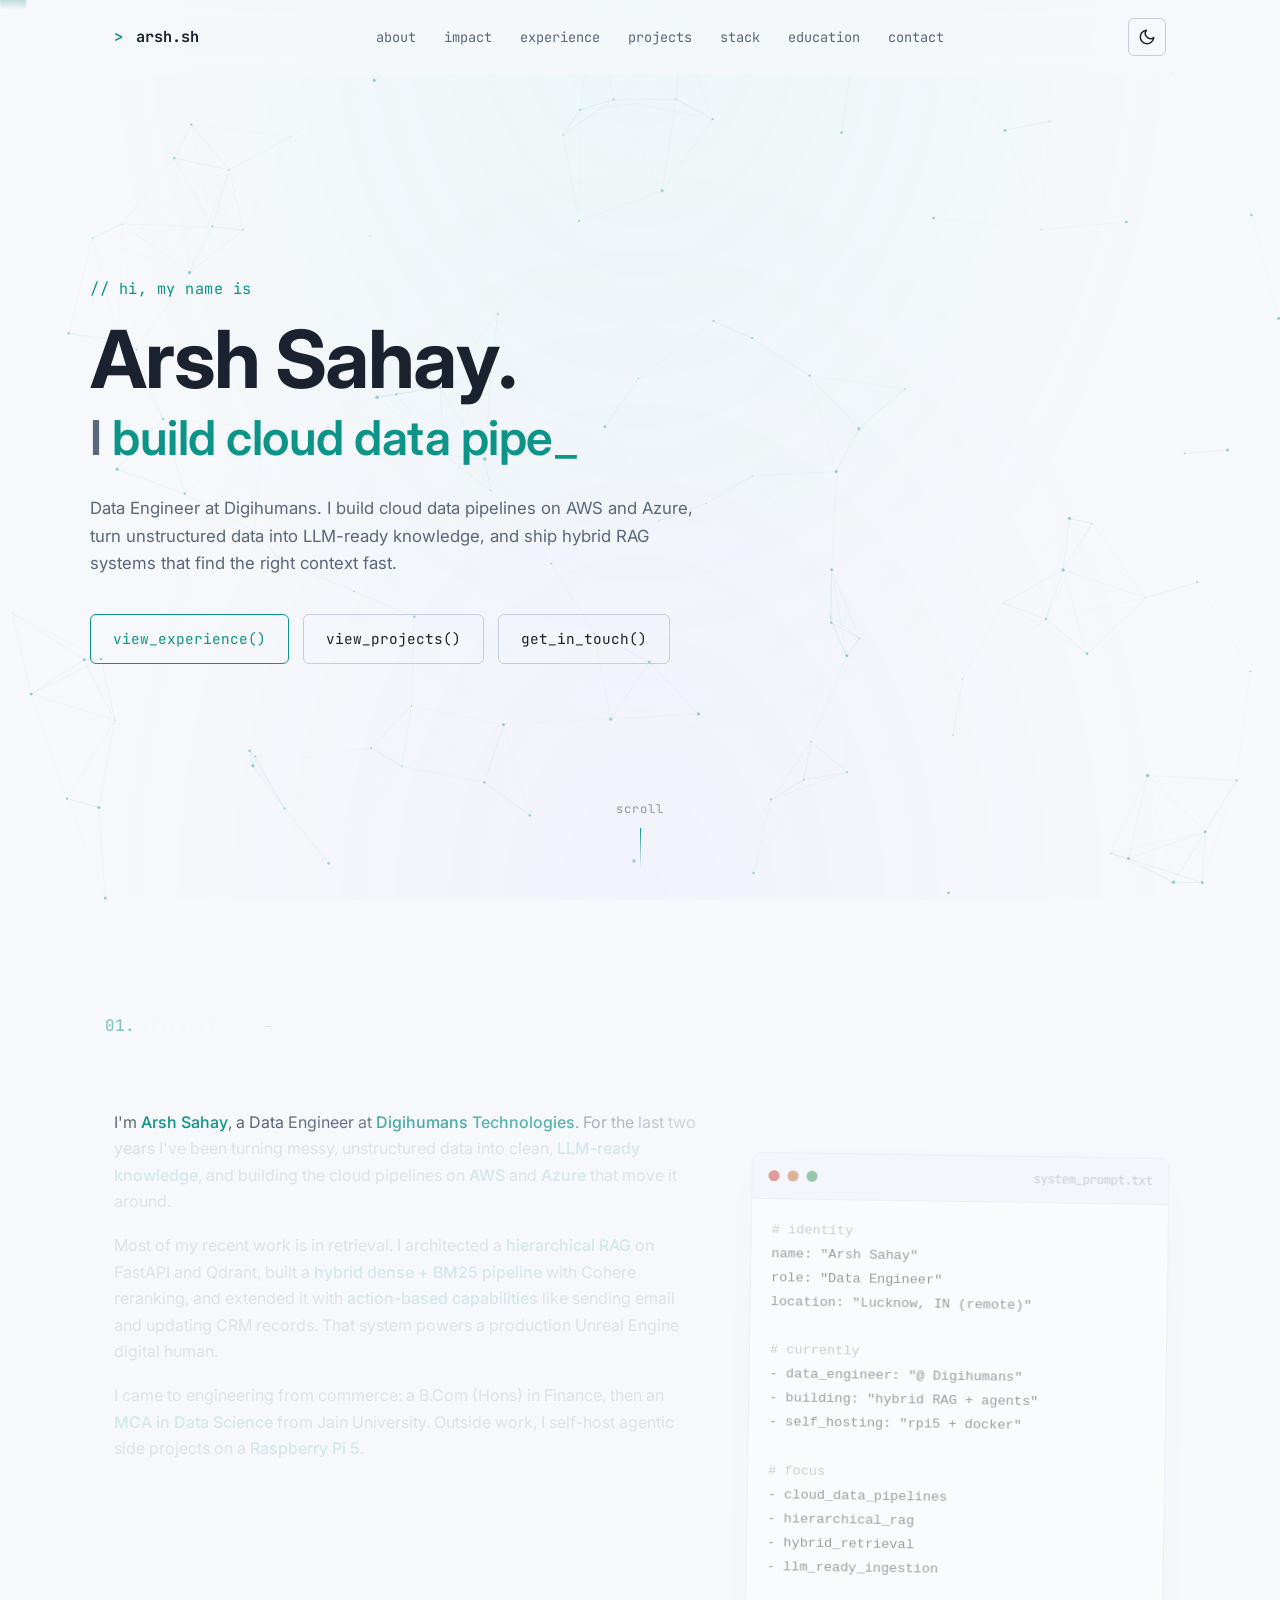
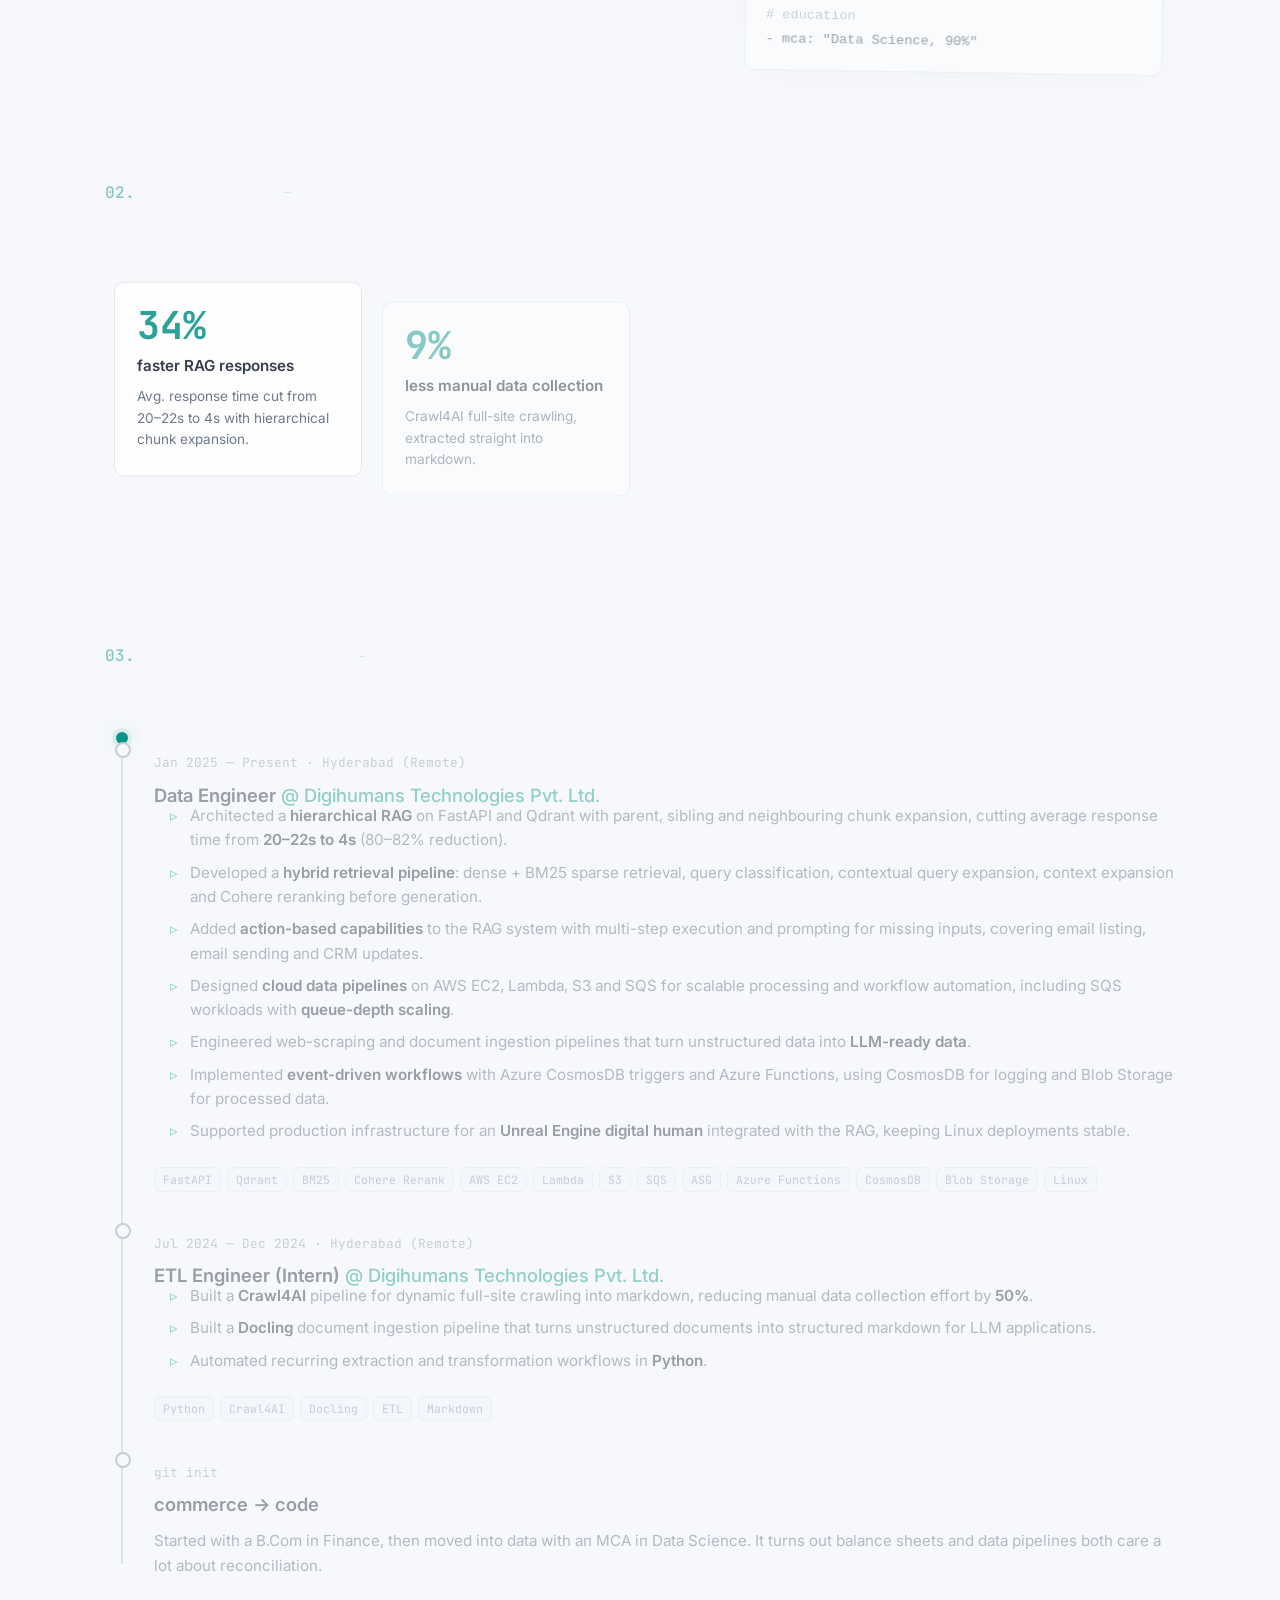
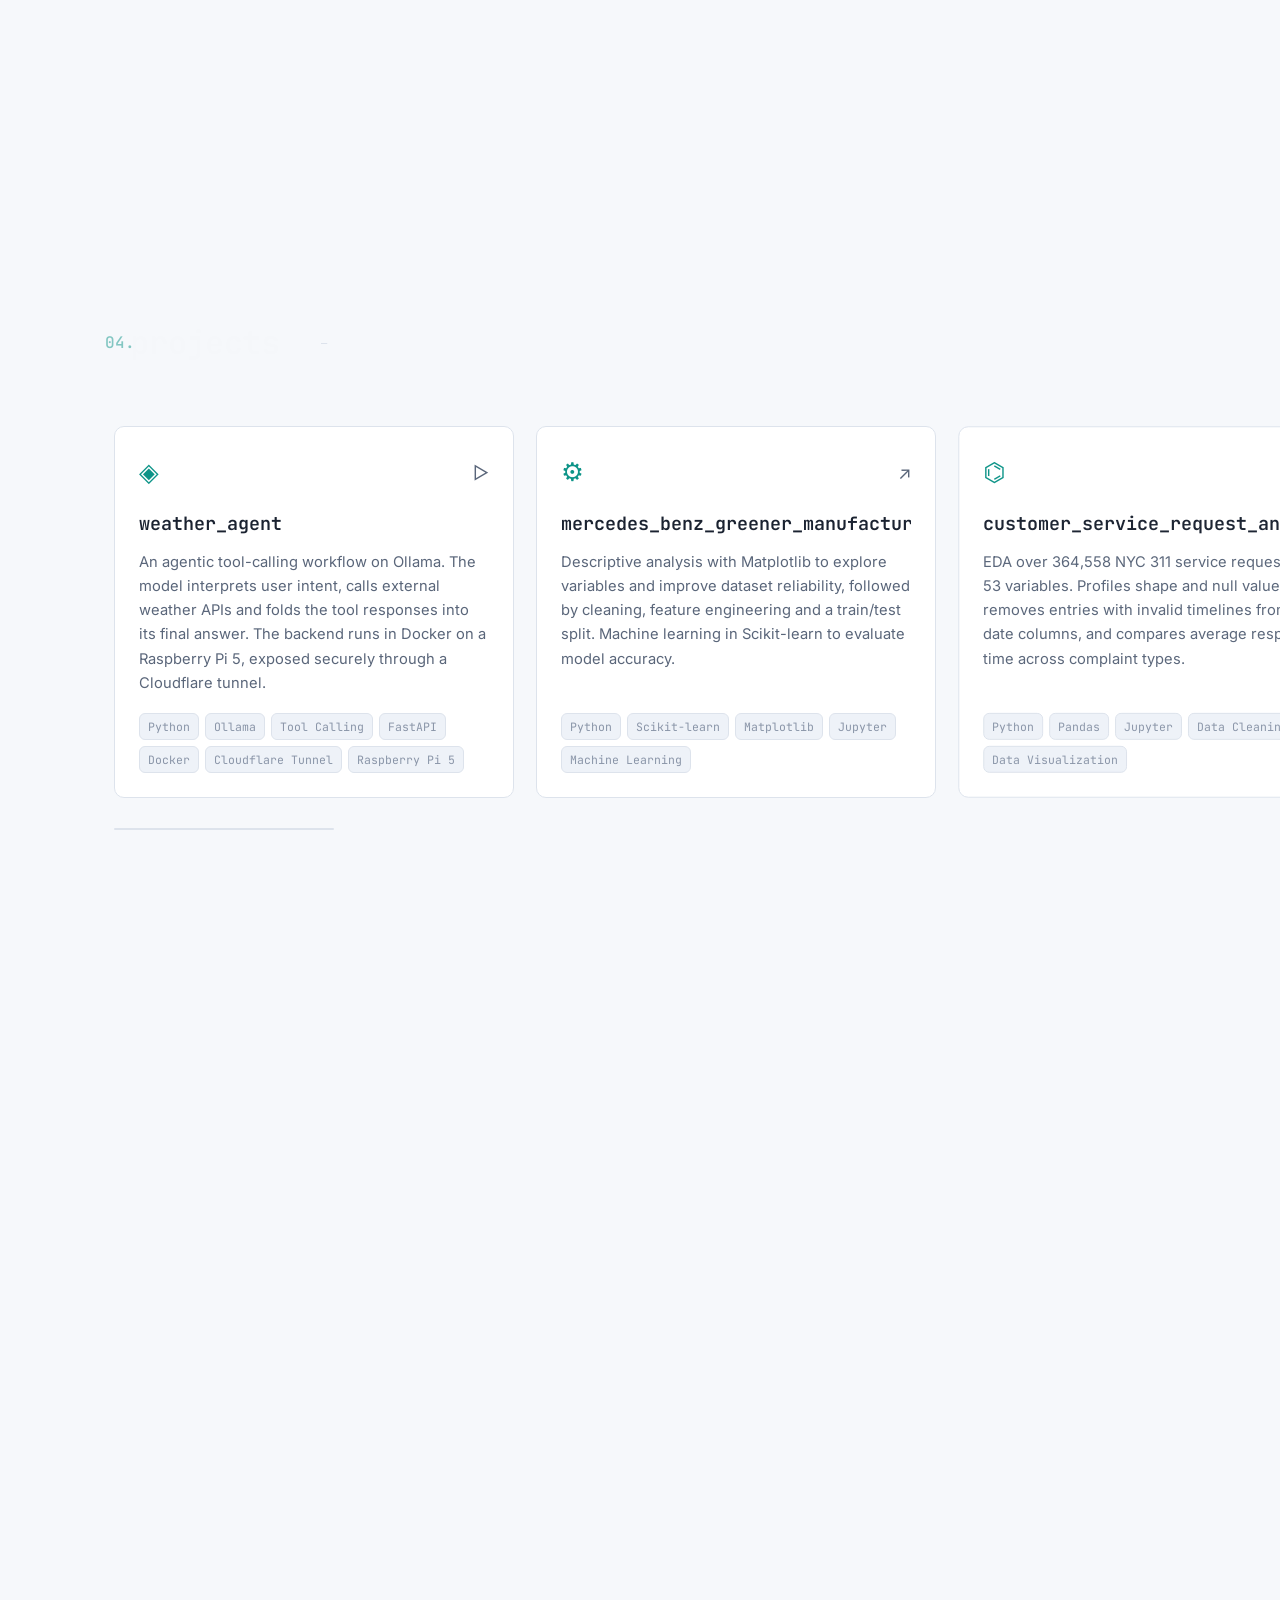
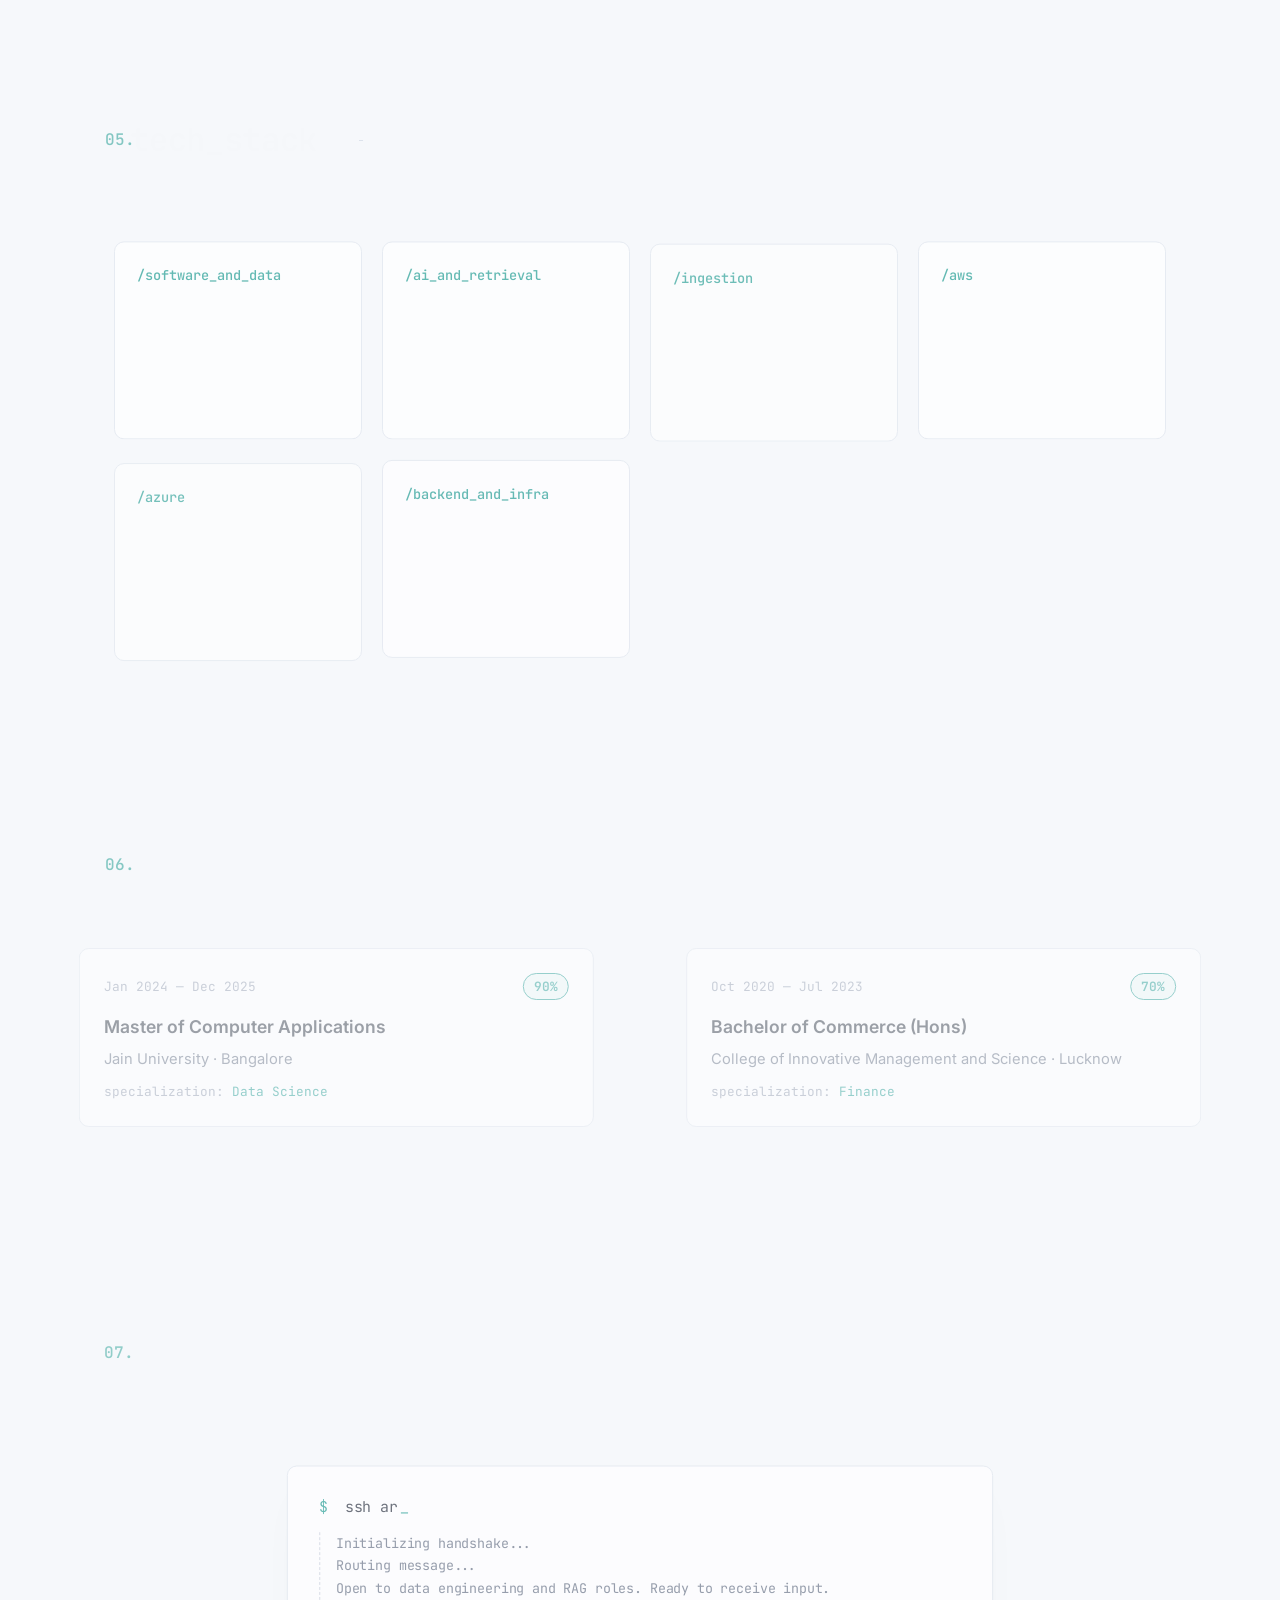
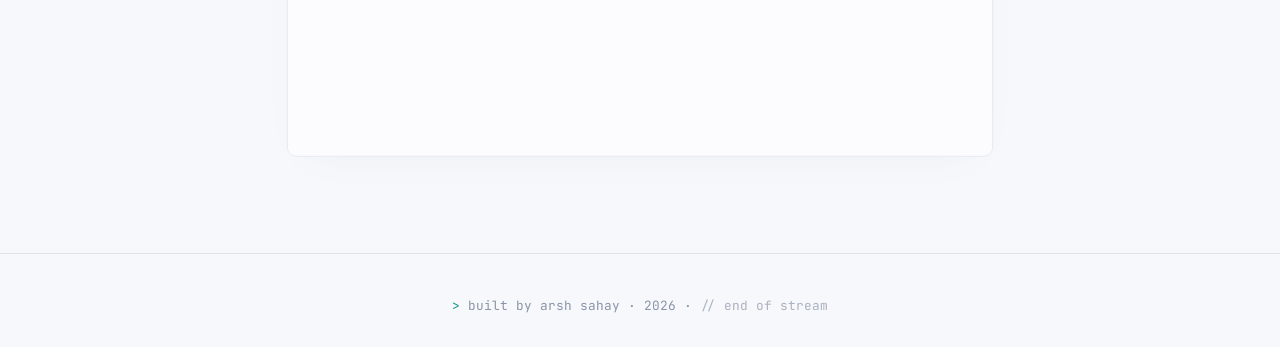
<file: index.html>
<!DOCTYPE html>
<html lang="en">
<head>
  <meta charset="UTF-8" />
  <meta name="viewport" content="width=device-width, initial-scale=1.0" />
  <meta name="description" content="Arsh Sahay, Data Engineer. Cloud data pipelines on AWS and Azure, hierarchical and hybrid RAG systems with FastAPI and Qdrant, and LLM-ready ingestion pipelines." />
  <meta property="og:title" content="Arsh Sahay // Data Engineer" />
  <meta property="og:description" content="Cloud data pipelines, hybrid RAG and LLM-ready ingestion. Data Engineer @ Digihumans." />
  <meta property="og:url" content="https://arshsahay.in/" />
  <meta property="og:type" content="website" />
  <link rel="canonical" href="https://arshsahay.in/" />
  <title>Arsh Sahay // Data Engineer</title>
  <link rel="preconnect" href="https://fonts.googleapis.com" />
  <link rel="preconnect" href="https://fonts.gstatic.com" crossorigin />
  <link href="https://fonts.googleapis.com/css2?family=Inter:wght@300;400;500;600;700&family=JetBrains+Mono:wght@400;500;700&display=swap" rel="stylesheet" />
  <link rel="stylesheet" href="vendor/lenis.css" />
  <link rel="stylesheet" href="styles.css" />
  <script>
    /* Runs before first paint: apply saved theme (no flash) and hold the hero
       hidden until motion.js plays the intro. Failsafe releases it after 2.5s. */
    (function () {
      var d = document.documentElement;
      try {
        var t = localStorage.getItem("arsh-portfolio-theme");
        if (t !== "light" && t !== "dark") {
          t = window.matchMedia("(prefers-color-scheme: light)").matches ? "light" : "dark";
        }
        d.setAttribute("data-theme", t);
      } catch (e) {}
      if (!window.matchMedia("(prefers-reduced-motion: reduce)").matches) {
        d.classList.add("motion-pending");
        setTimeout(function () { d.classList.remove("motion-pending"); }, 2500);
      }
    })();
  </script>
</head>
<body>
  <!-- Animated background -->
  <canvas id="bg-canvas" aria-hidden="true"></canvas>

  <!-- Navigation -->
  <header class="nav">
    <div class="nav__inner">
      <a href="#home" class="nav__logo">
        <span class="nav__prompt">&gt;</span> arsh.sh
      </a>
      <button class="theme-toggle" id="themeToggle" aria-label="Toggle theme" title="Toggle light / dark">
        <svg class="theme-toggle__icon theme-toggle__icon--sun" viewBox="0 0 24 24" fill="none" stroke="currentColor" stroke-width="2" stroke-linecap="round" stroke-linejoin="round" aria-hidden="true">
          <circle cx="12" cy="12" r="4"/>
          <path d="M12 2v2M12 20v2M4.93 4.93l1.41 1.41M17.66 17.66l1.41 1.41M2 12h2M20 12h2M4.93 19.07l1.41-1.41M17.66 6.34l1.41-1.41"/>
        </svg>
        <svg class="theme-toggle__icon theme-toggle__icon--moon" viewBox="0 0 24 24" fill="none" stroke="currentColor" stroke-width="2" stroke-linecap="round" stroke-linejoin="round" aria-hidden="true">
          <path d="M21 12.79A9 9 0 1 1 11.21 3 7 7 0 0 0 21 12.79z"/>
        </svg>
      </button>
      <button class="nav__toggle" id="navToggle" aria-label="Toggle menu" aria-expanded="false" aria-controls="navLinks">
        <span></span><span></span><span></span>
      </button>
      <nav class="nav__links" id="navLinks" aria-label="Primary">
        <a href="#about">about</a>
        <a href="#impact">impact</a>
        <a href="#experience">experience</a>
        <a href="#projects">projects</a>
        <a href="#skills">stack</a>
        <a href="#education">education</a>
        <a href="#contact">contact</a>
      </nav>
    </div>
  </header>

  <main>
    <!-- Hero -->
    <section id="home" class="hero">
      <div class="hero__inner">
        <p class="hero__greeting">// hi, my name is</p>
        <h1 class="hero__name">Arsh Sahay.</h1>
        <h2 class="hero__role">
          I <span class="typed" id="typed">build cloud data pipelines.</span><span class="cursor" aria-hidden="true">_</span>
        </h2>
        <p class="hero__tagline">
          Data Engineer at Digihumans. I build cloud data pipelines on AWS and Azure, turn unstructured data into LLM-ready knowledge, and ship hybrid RAG systems that find the right context fast.
        </p>
        <div class="hero__cta">
          <a href="#experience" class="btn btn--primary">view_experience()</a>
          <a href="#projects" class="btn btn--ghost">view_projects()</a>
          <a href="#contact" class="btn btn--ghost">get_in_touch()</a>
        </div>
      </div>
      <div class="hero__scroll" aria-hidden="true">
        <span>scroll</span>
        <div class="hero__scroll-line"></div>
      </div>
    </section>

    <!-- About -->
    <section id="about" class="section">
      <div class="section__head">
        <span class="section__num">01.</span>
        <h2 class="section__title">about</h2>
        <span class="section__line"></span>
      </div>
      <div class="about__grid">
        <div class="about__text">
          <p>
            I'm <span class="hl">Arsh Sahay</span>, a Data Engineer at <span class="hl">Digihumans Technologies</span>. For the last two years I've been turning messy, unstructured data into clean, <span class="hl">LLM-ready knowledge</span>, and building the cloud pipelines on <span class="hl">AWS</span> and <span class="hl">Azure</span> that move it around.
          </p>
          <p>
            Most of my recent work is in retrieval. I architected a <span class="hl">hierarchical RAG</span> on FastAPI and Qdrant, built a <span class="hl">hybrid dense + BM25 pipeline</span> with Cohere reranking, and extended it with <span class="hl">action-based capabilities</span> like sending email and updating CRM records. That system powers a production Unreal Engine digital human.
          </p>
          <p>
            I came to engineering from commerce: a B.Com (Hons) in Finance, then an <span class="hl">MCA in Data Science</span> from Jain University. Outside work, I self-host agentic side projects on a <span class="hl">Raspberry Pi 5</span>.
          </p>
        </div>
        <div class="about__card">
          <div class="about__card-head">
            <span class="dot dot--red"></span>
            <span class="dot dot--yellow"></span>
            <span class="dot dot--green"></span>
            <span class="about__card-title">system_prompt.txt</span>
          </div>
          <pre class="about__card-body"><code><span class="c-muted"># identity</span>
name: "Arsh Sahay"
role: "Data Engineer"
location: "Lucknow, IN (remote)"

<span class="c-muted"># currently</span>
- data_engineer: "@ Digihumans"
- building: "hybrid RAG + agents"
- self_hosting: "rpi5 + docker"

<span class="c-muted"># focus</span>
- cloud_data_pipelines
- hierarchical_rag
- hybrid_retrieval
- llm_ready_ingestion

<span class="c-muted"># education</span>
- mca: "Data Science, 90%"</code></pre>
        </div>
      </div>
    </section>

    <!-- Impact -->
    <section id="impact" class="section section--impact">
      <div class="section__head">
        <span class="section__num">02.</span>
        <h2 class="section__title">impact</h2>
        <span class="section__line"></span>
      </div>
      <div class="impact__grid">
        <div class="metric">
          <div class="metric__value"><span data-count="80">80</span>%</div>
          <div class="metric__label">faster RAG responses</div>
          <p class="metric__sub">Avg. response time cut from 20–22s to 4s with hierarchical chunk expansion.</p>
        </div>
        <div class="metric">
          <div class="metric__value"><span data-count="50">50</span>%</div>
          <div class="metric__label">less manual data collection</div>
          <p class="metric__sub">Crawl4AI full-site crawling, extracted straight into markdown.</p>
        </div>
        <div class="metric">
          <div class="metric__value"><span data-count="2">2</span>+ yrs</div>
          <div class="metric__label">production data engineering</div>
          <p class="metric__sub">ETL intern to Data Engineer at Digihumans, fully remote.</p>
        </div>
        <div class="metric">
          <div class="metric__value"><span data-count="364">364</span>K+</div>
          <div class="metric__label">records analysed</div>
          <p class="metric__sub">NYC 311 service requests across 53 variables.</p>
        </div>
      </div>
    </section>

    <!-- Experience -->
    <section id="experience" class="section">
      <div class="section__head">
        <span class="section__num">03.</span>
        <h2 class="section__title">experience</h2>
        <span class="section__line"></span>
      </div>
      <ol class="pipeline">
        <li class="pipeline__job">
          <div class="pipeline__node">
            <span class="pipeline__dot"></span>
            <div class="pipeline__year">Jan 2025 — Present · Hyderabad (Remote)</div>
            <h3 class="pipeline__title">Data Engineer <span class="pipeline__at">@ Digihumans Technologies Pvt. Ltd.</span></h3>
            <ul class="pipeline__points">
              <li>Architected a <strong>hierarchical RAG</strong> on FastAPI and Qdrant with parent, sibling and neighbouring chunk expansion, cutting average response time from <strong>20–22s to 4s</strong> (80–82% reduction).</li>
              <li>Developed a <strong>hybrid retrieval pipeline</strong>: dense + BM25 sparse retrieval, query classification, contextual query expansion, context expansion and Cohere reranking before generation.</li>
              <li>Added <strong>action-based capabilities</strong> to the RAG system with multi-step execution and prompting for missing inputs, covering email listing, email sending and CRM updates.</li>
              <li>Designed <strong>cloud data pipelines</strong> on AWS EC2, Lambda, S3 and SQS for scalable processing and workflow automation, including SQS workloads with <strong>queue-depth scaling</strong>.</li>
              <li>Engineered web-scraping and document ingestion pipelines that turn unstructured data into <strong>LLM-ready data</strong>.</li>
              <li>Implemented <strong>event-driven workflows</strong> with Azure CosmosDB triggers and Azure Functions, using CosmosDB for logging and Blob Storage for processed data.</li>
              <li>Supported production infrastructure for an <strong>Unreal Engine digital human</strong> integrated with the RAG, keeping Linux deployments stable.</li>
            </ul>
            <ul class="pipeline__tags">
              <li>FastAPI</li><li>Qdrant</li><li>BM25</li><li>Cohere Rerank</li><li>AWS EC2</li><li>Lambda</li><li>S3</li><li>SQS</li><li>ASG</li><li>Azure Functions</li><li>CosmosDB</li><li>Blob Storage</li><li>Linux</li>
            </ul>
          </div>
        </li>
        <li class="pipeline__job">
          <div class="pipeline__node">
            <span class="pipeline__dot"></span>
            <div class="pipeline__year">Jul 2024 — Dec 2024 · Hyderabad (Remote)</div>
            <h3 class="pipeline__title">ETL Engineer (Intern) <span class="pipeline__at">@ Digihumans Technologies Pvt. Ltd.</span></h3>
            <ul class="pipeline__points">
              <li>Built a <strong>Crawl4AI</strong> pipeline for dynamic full-site crawling into markdown, reducing manual data collection effort by <strong>50%</strong>.</li>
              <li>Built a <strong>Docling</strong> document ingestion pipeline that turns unstructured documents into structured markdown for LLM applications.</li>
              <li>Automated recurring extraction and transformation workflows in <strong>Python</strong>.</li>
            </ul>
            <ul class="pipeline__tags">
              <li>Python</li><li>Crawl4AI</li><li>Docling</li><li>ETL</li><li>Markdown</li>
            </ul>
          </div>
        </li>
        <li class="pipeline__job">
          <div class="pipeline__node">
            <span class="pipeline__dot pipeline__dot--start"></span>
            <div class="pipeline__year">git init</div>
            <h3 class="pipeline__title">commerce &rarr; code</h3>
            <p class="pipeline__desc">
              Started with a B.Com in Finance, then moved into data with an MCA in Data Science. It turns out balance sheets and data pipelines both care a lot about reconciliation.
            </p>
          </div>
        </li>
      </ol>
    </section>

    <!-- Projects -->
    <section id="projects" class="section">
      <div class="section__head">
        <span class="section__num">04.</span>
        <h2 class="section__title">projects</h2>
        <span class="section__line"></span>
      </div>
      <div class="projects__grid">
        <article class="project">
          <div class="project__head">
            <span class="project__icon" aria-hidden="true">◈</span>
            <div class="project__links">
              <a href="https://project.arshsahay.in/weather-agent" target="_blank" rel="noopener" aria-label="Weather Agent live demo">▷</a>
            </div>
          </div>
          <h3 class="project__title">weather_agent</h3>
          <p class="project__desc">
            An agentic tool-calling workflow on Ollama. The model interprets user intent, calls external weather APIs and folds the tool responses into its final answer. The backend runs in Docker on a Raspberry Pi 5, exposed securely through a Cloudflare tunnel.
          </p>
          <ul class="project__tags">
            <li>Python</li><li>Ollama</li><li>Tool Calling</li><li>FastAPI</li><li>Docker</li><li>Cloudflare Tunnel</li><li>Raspberry Pi 5</li>
          </ul>
        </article>

        <article class="project">
          <div class="project__head">
            <span class="project__icon" aria-hidden="true">⚙</span>
            <div class="project__links">
              <a href="https://github.com/ArshF1/Mercedes-Benz_greener_manufacturing" target="_blank" rel="noopener" aria-label="Mercedes-Benz Greener Manufacturing GitHub repo">↗</a>
            </div>
          </div>
          <h3 class="project__title">mercedes_benz_greener_manufacturing</h3>
          <p class="project__desc">
            Descriptive analysis with Matplotlib to explore variables and improve dataset reliability, followed by cleaning, feature engineering and a train/test split. Machine learning in Scikit-learn to evaluate model accuracy.
          </p>
          <ul class="project__tags">
            <li>Python</li><li>Scikit-learn</li><li>Matplotlib</li><li>Jupyter</li><li>Machine Learning</li>
          </ul>
        </article>

        <article class="project">
          <div class="project__head">
            <span class="project__icon" aria-hidden="true">⌬</span>
            <div class="project__links">
              <a href="https://github.com/ArshF1/customer_service_request_analysis" target="_blank" rel="noopener" aria-label="Customer Service Request Analysis GitHub repo">↗</a>
            </div>
          </div>
          <h3 class="project__title">customer_service_request_analysis</h3>
          <p class="project__desc">
            EDA over 364,558 NYC 311 service requests and 53 variables. Profiles shape and null values, removes entries with invalid timelines from the date columns, and compares average response time across complaint types.
          </p>
          <ul class="project__tags">
            <li>Python</li><li>Pandas</li><li>Jupyter</li><li>Data Cleaning</li><li>Data Visualization</li>
          </ul>
        </article>

        <article class="project project--self">
          <div class="project__head">
            <span class="project__icon" aria-hidden="true">◉</span>
            <div class="project__links">
              <span class="project__badge" title="Self-hosted, running 24/7">24/7</span>
            </div>
          </div>
          <h3 class="project__title">smart_home_assistant</h3>
          <p class="project__desc">
            An open-source LLM with custom tool calling that interprets natural-language commands and controls smart lights through Home Assistant. Fully self-hosted for privacy. Roadmap: fine-tuning, voice input and room-level context.
          </p>
          <ul class="project__tags">
            <li>LLM</li><li>Tool Calling</li><li>Home Assistant</li><li>Docker</li><li>Raspberry Pi 5</li>
          </ul>
        </article>
      </div>
    </section>

    <!-- Tech stack -->
    <section id="skills" class="section">
      <div class="section__head">
        <span class="section__num">05.</span>
        <h2 class="section__title">tech_stack</h2>
        <span class="section__line"></span>
      </div>
      <div class="stack__grid">
        <div class="stack__group">
          <h3 class="stack__group-title">/software_and_data</h3>
          <ul class="stack__list">
            <li>Python</li>
            <li>SQL</li>
            <li>ETL</li>
            <li>Web Scraping</li>
            <li>MongoDB</li>
            <li>Pandas</li>
          </ul>
        </div>
        <div class="stack__group">
          <h3 class="stack__group-title">/ai_and_retrieval</h3>
          <ul class="stack__list">
            <li>RAG</li>
            <li>Qdrant</li>
            <li>BM25</li>
            <li>Cohere Reranking</li>
            <li>Ollama</li>
            <li>Tool Calling</li>
          </ul>
        </div>
        <div class="stack__group">
          <h3 class="stack__group-title">/ingestion</h3>
          <ul class="stack__list">
            <li>Crawl4AI</li>
            <li>Docling</li>
            <li>Document Processing</li>
            <li>Markdown Pipelines</li>
          </ul>
        </div>
        <div class="stack__group">
          <h3 class="stack__group-title">/aws</h3>
          <ul class="stack__list">
            <li>EC2</li>
            <li>Lambda</li>
            <li>SQS</li>
            <li>S3</li>
            <li>ASG</li>
            <li>Bedrock</li>
          </ul>
        </div>
        <div class="stack__group">
          <h3 class="stack__group-title">/azure</h3>
          <ul class="stack__list">
            <li>CosmosDB</li>
            <li>Azure Functions</li>
            <li>Blob Storage</li>
          </ul>
        </div>
        <div class="stack__group">
          <h3 class="stack__group-title">/backend_and_infra</h3>
          <ul class="stack__list">
            <li>FastAPI</li>
            <li>Docker</li>
            <li>Linux</li>
            <li>Jenkins</li>
            <li>NGINX</li>
            <li>Cloudflare Tunnel</li>
          </ul>
        </div>
      </div>
    </section>

    <!-- Education -->
    <section id="education" class="section">
      <div class="section__head">
        <span class="section__num">06.</span>
        <h2 class="section__title">education</h2>
        <span class="section__line"></span>
      </div>
      <div class="edu__grid">
        <article class="edu">
          <div class="edu__top">
            <span class="edu__years">Jan 2024 — Dec 2025</span>
            <span class="edu__score" title="Score">90%</span>
          </div>
          <h3 class="edu__degree">Master of Computer Applications</h3>
          <p class="edu__school">Jain University · Bangalore</p>
          <p class="edu__focus">specialization: <span>Data Science</span></p>
        </article>
        <article class="edu">
          <div class="edu__top">
            <span class="edu__years">Oct 2020 — Jul 2023</span>
            <span class="edu__score" title="Score">70%</span>
          </div>
          <h3 class="edu__degree">Bachelor of Commerce (Hons)</h3>
          <p class="edu__school">College of Innovative Management and Science · Lucknow</p>
          <p class="edu__focus">specialization: <span>Finance</span></p>
        </article>
      </div>
    </section>

    <!-- Contact -->
    <section id="contact" class="section section--contact">
      <div class="section__head">
        <span class="section__num">07.</span>
        <h2 class="section__title">contact</h2>
        <span class="section__line"></span>
      </div>
      <div class="contact__terminal">
        <p class="contact__line">
          <span class="contact__prompt">$</span>
          <span class="typed-line" id="typedCmd"></span><span class="cursor" aria-hidden="true">_</span>
        </p>
        <p class="contact__output" id="contactOutput">
          Initializing handshake...<br />Routing message...<br />Open to data engineering and RAG roles. Ready to receive input.
        </p>
        <div class="contact__links">
          <a href="mailto:official@arshsahay.in" class="contact__link">
            <span class="contact__link-key">email</span>
            <span class="contact__link-val">official@arshsahay.in</span>
          </a>
          <a href="https://www.linkedin.com/in/arshsahay" target="_blank" rel="noopener" class="contact__link">
            <span class="contact__link-key">linkedin</span>
            <span class="contact__link-val">/in/arshsahay</span>
          </a>
          <a href="https://github.com/ArshF1" target="_blank" rel="noopener" class="contact__link">
            <span class="contact__link-key">github</span>
            <span class="contact__link-val">/ArshF1</span>
          </a>
          <a href="https://project.arshsahay.in/weather-agent" target="_blank" rel="noopener" class="contact__link">
            <span class="contact__link-key">weather_agent</span>
            <span class="contact__link-val">live demo</span>
          </a>
        </div>
      </div>
    </section>
  </main>

  <footer class="footer">
    <p>
      <span class="footer__prompt">&gt;</span> built by arsh sahay ·
      <span id="year"></span> ·
      <span class="footer__muted">// end of stream</span>
    </p>
  </footer>

  <!-- Vendored, version-pinned: Lenis 1.3.27 (MIT), GSAP 3.15.0 + ScrollTrigger (GSAP standard license) -->
  <script src="vendor/lenis.min.js"></script>
  <script src="vendor/gsap.min.js"></script>
  <script src="vendor/ScrollTrigger.min.js"></script>
  <script src="script.js"></script>
  <script src="motion.js"></script>
</body>
</html>
</file>
<file: vendor/lenis.css>
html.lenis,
html.lenis body {
  height: auto;
}

.lenis:not(.lenis-autoToggle).lenis-stopped {
  overflow: clip;
}

.lenis [data-lenis-prevent],
.lenis [data-lenis-prevent-wheel],
.lenis [data-lenis-prevent-touch],
.lenis [data-lenis-prevent-vertical],
.lenis [data-lenis-prevent-horizontal] {
  overscroll-behavior: contain;
}

.lenis.lenis-smooth iframe {
  pointer-events: none;
}

.lenis.lenis-autoToggle {
  transition-property: overflow;
  transition-duration: 1ms;
  transition-behavior: allow-discrete;
}
</file>
<file: styles.css>
/* =========================================================
   Arsh Sahay — Portfolio
   Theme: dark, terminal-inspired, data-pipeline aesthetic
   ========================================================= */

:root {
  /* defaults → dark theme */
  --bg: #0a0e14;
  --bg-elev: #0f141b;
  --bg-elev-2: #141a23;
  --border: #1e2733;
  --border-strong: #2a3543;

  --text: #cdd6f4;
  --text-muted: #7f8aa3;
  --text-dim: #525e75;

  --accent: #5eead4;     /* teal-cyan */
  --accent-2: #a7f3d0;   /* mint */
  --accent-glow: rgba(94, 234, 212, 0.25);
  --accent-soft: rgba(94, 234, 212, 0.08);

  --pink: #f0abfc;
  --yellow: #fde68a;
  --red: #fca5a5;
  --green: #86efac;
  --blue: #93c5fd;

  --nav-bg: rgba(10, 14, 20, 0.7);
  --nav-bg-scrolled: rgba(10, 14, 20, 0.85);
  --shadow: rgba(0, 0, 0, 0.6);
  --selection-fg: var(--bg);

  --font-sans: "Inter", system-ui, -apple-system, Segoe UI, sans-serif;
  --font-mono: "JetBrains Mono", "Fira Code", ui-monospace, SFMono-Regular, Menlo, monospace;

  --maxw: 1100px;
  --radius: 10px;
  --radius-sm: 6px;
  --tx: 0.25s cubic-bezier(0.4, 0, 0.2, 1);
}

/* Light theme overrides */
:root[data-theme="light"] {
  --bg: #f6f8fb;
  --bg-elev: #ffffff;
  --bg-elev-2: #eef2f8;
  --border: #dde3ec;
  --border-strong: #c5cdd9;

  --text: #1a2230;
  --text-muted: #5a667a;
  --text-dim: #8a95a8;

  --accent: #0d9488;     /* deeper teal for contrast on light */
  --accent-2: #0f766e;
  --accent-glow: rgba(13, 148, 136, 0.22);
  --accent-soft: rgba(13, 148, 136, 0.08);

  --pink: #c026d3;
  --yellow: #b45309;
  --red: #b91c1c;
  --green: #15803d;
  --blue: #1d4ed8;

  --nav-bg: rgba(246, 248, 251, 0.75);
  --nav-bg-scrolled: rgba(246, 248, 251, 0.92);
  --shadow: rgba(15, 23, 42, 0.08);
  --selection-fg: #ffffff;
}

/* ---------- Reset / Base ---------- */
*, *::before, *::after { box-sizing: border-box; }
html { scroll-behavior: smooth; }
html, body { margin: 0; padding: 0; }
body {
  background: var(--bg);
  color: var(--text);
  font-family: var(--font-sans);
  font-size: 16px;
  line-height: 1.65;
  -webkit-font-smoothing: antialiased;
  overflow-x: hidden;
}
/* Clip the project film strip at the content wrapper. Unlike body overflow
   (which propagates to the viewport and stays programmatically scrollable),
   clip on <main> means focus or scripts can't shove the page sideways. */
main { overflow-x: clip; }
a { color: var(--accent); text-decoration: none; transition: color var(--tx); }
a:hover { color: var(--accent-2); }
ul { list-style: none; padding: 0; margin: 0; }
button { font-family: inherit; cursor: pointer; }

::selection { background: var(--accent); color: var(--selection-fg); }

/* ---------- Theme toggle ---------- */
.theme-toggle {
  position: relative;
  width: 38px;
  height: 38px;
  border-radius: var(--radius-sm);
  background: transparent;
  border: 1px solid var(--border-strong);
  color: var(--text);
  display: inline-flex;
  align-items: center;
  justify-content: center;
  transition: color var(--tx), background-color var(--tx), border-color var(--tx), box-shadow var(--tx), translate var(--tx), rotate var(--tx);
  order: 3;
  margin-left: 8px;
  padding: 0;
}
.theme-toggle:hover {
  color: var(--accent);
  border-color: var(--accent);
  background: var(--accent-soft);
  rotate: 15deg;
}
.theme-toggle__icon {
  width: 18px;
  height: 18px;
  position: absolute;
  transition: opacity var(--tx), transform var(--tx);
}
/* default (dark): show sun */
.theme-toggle__icon--sun  { opacity: 1; transform: rotate(0deg) scale(1); }
.theme-toggle__icon--moon { opacity: 0; transform: rotate(-90deg) scale(0.6); }
/* light theme: show moon */
:root[data-theme="light"] .theme-toggle__icon--sun  { opacity: 0; transform: rotate(90deg) scale(0.6); }
:root[data-theme="light"] .theme-toggle__icon--moon { opacity: 1; transform: rotate(0deg) scale(1); }

/* ---------- Background canvas ---------- */
#bg-canvas {
  position: fixed;
  inset: 0;
  width: 100%;
  height: 100%;
  z-index: -1;
  pointer-events: none;
  /* opacity is set inline by script.js based on the active theme */
}

/* Subtle vignette */
body::before {
  content: "";
  position: fixed;
  inset: 0;
  z-index: -1;
  background:
    radial-gradient(ellipse at top, rgba(94, 234, 212, 0.06), transparent 60%),
    radial-gradient(ellipse at bottom, rgba(167, 139, 250, 0.04), transparent 60%);
  pointer-events: none;
}

/* ---------- Navigation ---------- */
.nav {
  position: fixed;
  top: 0;
  left: 0;
  right: 0;
  z-index: 100;
  padding: 18px 0;
  background: var(--nav-bg);
  backdrop-filter: blur(10px);
  -webkit-backdrop-filter: blur(10px);
  border-bottom: 1px solid transparent;
  transition: border-color var(--tx), background var(--tx);
}
.nav.scrolled {
  border-bottom-color: var(--border);
  background: var(--nav-bg-scrolled);
}
.nav__inner {
  max-width: var(--maxw);
  margin: 0 auto;
  padding: 0 24px;
  display: flex;
  align-items: center;
  justify-content: space-between;
  gap: 16px;
}
.nav__logo {
  font-family: var(--font-mono);
  font-weight: 700;
  color: var(--text);
  font-size: 0.95rem;
}
.nav__logo:hover { color: var(--accent); }
.nav__prompt { color: var(--accent); margin-right: 4px; }

.nav__links {
  display: flex;
  gap: 28px;
  font-family: var(--font-mono);
  font-size: 0.85rem;
}
.nav__links a {
  color: var(--text-muted);
  position: relative;
  padding: 4px 0;
}
.nav__links a::before {
  content: "";
  position: absolute;
  left: 0;
  bottom: 0;
  width: 0;
  height: 1px;
  background: var(--accent);
  transition: width var(--tx);
}
.nav__links a:hover { color: var(--accent); }
.nav__links a:hover::before { width: 100%; }

.nav__toggle {
  display: none;
  background: none;
  border: 1px solid var(--border);
  border-radius: var(--radius-sm);
  padding: 8px 10px;
  flex-direction: column;
  gap: 4px;
}
.nav__toggle span {
  display: block;
  width: 20px;
  height: 2px;
  background: var(--text);
  transition: transform var(--tx), opacity var(--tx);
}
.nav__toggle.open span:nth-child(1) { transform: translateY(6px) rotate(45deg); }
.nav__toggle.open span:nth-child(2) { opacity: 0; }
.nav__toggle.open span:nth-child(3) { transform: translateY(-6px) rotate(-45deg); }

/* ---------- Hero ---------- */
.hero {
  min-height: 100vh;
  display: flex;
  align-items: center;
  padding: 120px 24px 80px;
  position: relative;
}
.hero__inner {
  max-width: var(--maxw);
  margin: 0 auto;
  width: 100%;
}
.hero__greeting {
  font-family: var(--font-mono);
  color: var(--accent);
  font-size: 0.95rem;
  margin: 0 0 16px;
  letter-spacing: 0.5px;
}
.hero__name {
  font-size: clamp(2.5rem, 7vw, 5rem);
  font-weight: 700;
  margin: 0 0 8px;
  color: var(--text);
  letter-spacing: -0.02em;
  line-height: 1.05;
}
.hero__role {
  font-size: clamp(1.6rem, 4.5vw, 3rem);
  font-weight: 600;
  color: var(--text-muted);
  margin: 0 0 28px;
  letter-spacing: -0.01em;
  line-height: 1.2;
}
.hero__role .typed { color: var(--accent); }
.cursor {
  display: inline-block;
  color: var(--accent);
  font-weight: 400;
  margin-left: 2px;
  animation: blink 1s step-end infinite;
}
@keyframes blink { 50% { opacity: 0; } }

.hero__tagline {
  max-width: 620px;
  color: var(--text-muted);
  font-size: 1.05rem;
  margin: 0 0 36px;
}
.hero__cta { display: flex; gap: 14px; flex-wrap: wrap; }

.btn {
  font-family: var(--font-mono);
  font-size: 0.9rem;
  padding: 12px 22px;
  border-radius: var(--radius-sm);
  border: 1px solid transparent;
  transition: color var(--tx), background-color var(--tx), border-color var(--tx), box-shadow var(--tx), translate var(--tx), rotate var(--tx);
  display: inline-block;
  cursor: pointer;
}
.btn--primary {
  background: transparent;
  color: var(--accent);
  border-color: var(--accent);
  box-shadow: 0 0 0 0 var(--accent-glow);
}
.btn--primary:hover {
  background: var(--accent-soft);
  translate: 0 -2px;
  box-shadow: 0 6px 24px -8px var(--accent-glow);
  color: var(--accent-2);
}
.btn--ghost {
  background: transparent;
  color: var(--text);
  border-color: var(--border-strong);
}
.btn--ghost:hover {
  border-color: var(--accent);
  color: var(--accent);
  translate: 0 -2px;
}

.hero__scroll {
  position: absolute;
  bottom: 32px;
  left: 50%;
  transform: translateX(-50%);
  display: flex;
  flex-direction: column;
  align-items: center;
  gap: 8px;
  font-family: var(--font-mono);
  font-size: 0.75rem;
  color: var(--text-dim);
  letter-spacing: 1px;
}
.hero__scroll-line {
  width: 1px;
  height: 40px;
  background: linear-gradient(to bottom, var(--accent), transparent);
  animation: scrollPulse 2s ease-in-out infinite;
}
@keyframes scrollPulse {
  0%, 100% { opacity: 0.3; transform: scaleY(0.6); }
  50% { opacity: 1; transform: scaleY(1); }
}

/* ---------- Sections ---------- */
.section {
  max-width: var(--maxw);
  margin: 0 auto;
  padding: 100px 24px;
  position: relative;
}
.section__head {
  display: flex;
  align-items: center;
  gap: 14px;
  margin-bottom: 56px;
  font-family: var(--font-mono);
}
.section__num {
  color: var(--accent);
  font-size: 1rem;
  font-weight: 500;
}
.section__title {
  font-size: clamp(1.5rem, 3vw, 2rem);
  margin: 0;
  color: var(--text);
  font-weight: 600;
  letter-spacing: -0.01em;
}
.section__line {
  flex: 1;
  height: 1px;
  background: var(--border);
}

/* ---------- About ---------- */
.about__grid {
  display: grid;
  grid-template-columns: 1.4fr 1fr;
  gap: 48px;
  align-items: start;
}
.about__text p {
  color: var(--text-muted);
  font-size: 1rem;
  margin: 0 0 18px;
}
.hl { color: var(--accent); font-weight: 500; }

.about__card {
  background: var(--bg-elev);
  border: 1px solid var(--border);
  border-radius: var(--radius);
  overflow: hidden;
  box-shadow: 0 10px 40px -20px var(--shadow);
}
.about__card-head {
  display: flex;
  align-items: center;
  gap: 8px;
  padding: 12px 16px;
  background: var(--bg-elev-2);
  border-bottom: 1px solid var(--border);
}
.dot {
  width: 11px;
  height: 11px;
  border-radius: 50%;
  display: inline-block;
}
.dot--red { background: var(--red); }
.dot--yellow { background: var(--yellow); }
.dot--green { background: var(--green); }
.about__card-title {
  margin-left: auto;
  font-family: var(--font-mono);
  font-size: 0.78rem;
  color: var(--text-dim);
}
.about__card-body {
  margin: 0;
  padding: 18px 20px;
  font-family: var(--font-mono);
  font-size: 0.85rem;
  line-height: 1.7;
  color: var(--text);
  overflow-x: auto;
}
.c-muted { color: var(--text-dim); }

/* ---------- Stack ---------- */
.stack__grid {
  display: grid;
  grid-template-columns: repeat(auto-fit, minmax(220px, 1fr));
  gap: 20px;
}
.stack__group {
  background: var(--bg-elev);
  border: 1px solid var(--border);
  border-radius: var(--radius);
  padding: 22px 22px 24px;
  transition: color var(--tx), background-color var(--tx), border-color var(--tx), box-shadow var(--tx), translate var(--tx), rotate var(--tx);
  position: relative;
  overflow: hidden;
}
.stack__group::before {
  content: "";
  position: absolute;
  top: 0;
  left: 0;
  width: 100%;
  height: 2px;
  background: linear-gradient(90deg, var(--accent), transparent);
  transform: scaleX(0);
  transform-origin: left;
  transition: transform var(--tx);
}
.stack__group:hover {
  border-color: var(--border-strong);
  translate: 0 -3px;
}
.stack__group:hover::before { transform: scaleX(1); }

/* ---------- Impact (metrics strip) ---------- */
.section--impact { padding-top: 40px; padding-bottom: 60px; }
.impact__grid {
  display: grid;
  grid-template-columns: repeat(auto-fit, minmax(220px, 1fr));
  gap: 20px;
}
.metric {
  background: var(--bg-elev);
  border: 1px solid var(--border);
  border-radius: var(--radius);
  padding: 22px;
  transition: color var(--tx), background-color var(--tx), border-color var(--tx), box-shadow var(--tx), translate var(--tx), rotate var(--tx);
}
.metric:hover {
  border-color: var(--accent);
  translate: 0 -3px;
  box-shadow: 0 14px 40px -18px var(--accent-glow);
}
.metric__value {
  font-family: var(--font-mono);
  font-size: clamp(1.9rem, 4vw, 2.4rem);
  font-weight: 700;
  color: var(--accent);
  line-height: 1.1;
  margin-bottom: 6px;
  font-variant-numeric: tabular-nums;
}
.metric__label {
  font-weight: 600;
  color: var(--text);
  font-size: 0.95rem;
  margin-bottom: 8px;
}
.metric__sub {
  margin: 0;
  color: var(--text-muted);
  font-size: 0.85rem;
  line-height: 1.55;
}

/* ---------- Education ---------- */
.edu__grid {
  display: grid;
  grid-template-columns: repeat(auto-fit, minmax(300px, 1fr));
  gap: 22px;
}
.edu {
  background: var(--bg-elev);
  border: 1px solid var(--border);
  border-radius: var(--radius);
  padding: 24px;
  transition: color var(--tx), background-color var(--tx), border-color var(--tx), box-shadow var(--tx), translate var(--tx), rotate var(--tx);
}
.edu:hover { border-color: var(--border-strong); translate: 0 -3px; }
.edu__top {
  display: flex;
  justify-content: space-between;
  align-items: center;
  margin-bottom: 12px;
  font-family: var(--font-mono);
  font-size: 0.8rem;
}
.edu__years { color: var(--text-dim); }
.edu__score {
  color: var(--accent);
  border: 1px solid var(--accent);
  background: var(--accent-soft);
  border-radius: 999px;
  padding: 2px 10px;
  font-weight: 600;
}
.edu__degree {
  margin: 0 0 6px;
  font-size: 1.1rem;
  font-weight: 600;
  color: var(--text);
}
.edu__school {
  margin: 0 0 10px;
  color: var(--text-muted);
  font-size: 0.92rem;
}
.edu__focus {
  margin: 0;
  font-family: var(--font-mono);
  font-size: 0.8rem;
  color: var(--text-dim);
}
.edu__focus span { color: var(--accent); }

.stack__group-title {
  font-family: var(--font-mono);
  font-size: 0.85rem;
  color: var(--accent);
  margin: 0 0 14px;
  font-weight: 500;
}
.stack__list { display: flex; flex-wrap: wrap; gap: 8px; }
.stack__list li {
  font-family: var(--font-mono);
  font-size: 0.78rem;
  padding: 5px 10px;
  background: var(--bg-elev-2);
  border: 1px solid var(--border);
  border-radius: var(--radius-sm);
  color: var(--text);
  transition: color var(--tx), background-color var(--tx), border-color var(--tx), box-shadow var(--tx), translate var(--tx), rotate var(--tx);
}
.stack__list li:hover {
  color: var(--accent);
  border-color: var(--accent);
  background: var(--accent-soft);
}

/* ---------- Projects ---------- */
.projects__grid {
  display: grid;
  grid-template-columns: repeat(auto-fit, minmax(300px, 1fr));
  gap: 22px;
}
.project {
  background: var(--bg-elev);
  border: 1px solid var(--border);
  border-radius: var(--radius);
  padding: 24px;
  transition: color var(--tx), background-color var(--tx), border-color var(--tx), box-shadow var(--tx), translate var(--tx), rotate var(--tx);
  display: flex;
  flex-direction: column;
  position: relative;
  overflow: hidden;
}
.project::after {
  content: "";
  position: absolute;
  inset: 0;
  border-radius: var(--radius);
  pointer-events: none;
  box-shadow: 0 0 0 0 var(--accent-glow);
  transition: box-shadow var(--tx);
}
.project:hover {
  border-color: var(--accent);
  translate: 0 -4px;
}
.project:hover::after {
  box-shadow: 0 14px 40px -16px var(--accent-glow);
}
.project__head {
  display: flex;
  justify-content: space-between;
  align-items: center;
  margin-bottom: 16px;
}
.project__icon {
  font-size: 1.6rem;
  color: var(--accent);
}
.project__links { display: flex; gap: 14px; }
.project__links a {
  color: var(--text-muted);
  font-size: 1.1rem;
  transition: color var(--tx), transform var(--tx);
}
.project__links a:hover { color: var(--accent); transform: scale(1.15); }
/* .project__title {
  font-size: 1.15rem;
  font-weight: 600;
  color: var(--text);
  margin: 0 0 10px;
  font-family: var(--font-mono);
} */
.project__title {
  font-size: 1.15rem;
  font-weight: 600;
  color: var(--text);
  margin: 0 0 10px;
  font-family: var(--font-mono);
  overflow: hidden;
  white-space: nowrap;
  position: relative;
}

.project__title .project__title-text {
  display: inline-block;
  transform: translateX(0);
  animation: project-title-scroll var(--project-title-duration, 8s) linear infinite alternate paused;
}

.project__title.is-marquee .project__title-text {
  animation-play-state: running;
}

@keyframes project-title-scroll {
  from { transform: translateX(0); }
  to { transform: translateX(var(--project-title-shift, 0)); }
}
.project__desc {
  color: var(--text-muted);
  font-size: 0.92rem;
  margin: 0 0 18px;
  flex: 1;
}
.project__tags { display: flex; flex-wrap: wrap; gap: 6px; }
.project__tags li {
  font-family: var(--font-mono);
  font-size: 0.72rem;
  color: var(--text-dim);
  padding: 3px 8px;
  border: 1px solid var(--border);
  border-radius: var(--radius-sm);
  background: var(--bg-elev-2);
}
.project:hover .project__tags li { color: var(--text-muted); border-color: var(--border-strong); }

/* Self-hosted badge on the smart-home project card */
.project__badge {
  font-family: var(--font-mono);
  font-size: 0.7rem;
  letter-spacing: 0.5px;
  padding: 3px 8px;
  border-radius: 999px;
  background: var(--accent-soft);
  color: var(--accent);
  border: 1px solid var(--accent);
  font-weight: 500;
}
.project--self {
  border-style: dashed;
}

/* ---------- Pipeline (Experience) ---------- */
.pipeline {
  list-style: none;
  padding: 0;
  margin: 0;
  position: relative;
}
.pipeline::before {
  content: "";
  position: absolute;
  left: 7px;
  top: 0;
  bottom: 0;
  width: 2px;
  background: linear-gradient(
    to bottom,
    var(--accent) 0%,
    var(--border-strong) 50%,
    transparent 100%
  );
}
.pipeline__job { padding-left: 40px; margin-bottom: 36px; position: relative; }
.pipeline__node { position: relative; }
.pipeline__dot {
  position: absolute;
  left: -39px;
  top: 4px;
  width: 16px;
  height: 16px;
  border-radius: 50%;
  background: var(--bg);
  border: 2px solid var(--accent);
  box-shadow: 0 0 0 4px rgba(94, 234, 212, 0.08);
}
.pipeline__dot--start { border-color: var(--text-muted); box-shadow: none; }
.pipeline__year {
  font-family: var(--font-mono);
  font-size: 0.8rem;
  color: var(--text-dim);
  margin-bottom: 6px;
}
.pipeline__title {
  font-size: 1.15rem;
  font-weight: 600;
  color: var(--text);
  margin: 0 0 8px;
}
.pipeline__at { color: var(--accent); font-weight: 500; }
.pipeline__desc {
  color: var(--text-muted);
  font-size: 0.95rem;
  margin: 0 0 12px;
}
.pipeline__points {
  margin: 0 0 14px;
  display: grid;
  gap: 8px;
}
.pipeline__points li {
  position: relative;
  padding-left: 20px;
  color: var(--text-muted);
  font-size: 0.95rem;
  line-height: 1.6;
}
.pipeline__points li::before {
  content: "\25B9"; /* ▹ as an escape, so file encoding can't break it */
  position: absolute;
  left: 0;
  top: 0;
  color: var(--accent);
}
.pipeline__points strong { color: var(--text); font-weight: 600; }
.pipeline__tags { display: flex; flex-wrap: wrap; gap: 6px; }
.pipeline__tags li {
  font-family: var(--font-mono);
  font-size: 0.72rem;
  color: var(--text-dim);
  padding: 2px 8px;
  border: 1px solid var(--border);
  border-radius: var(--radius-sm);
  background: var(--bg-elev-2);
}

/* ---------- Contact ---------- */
.section--contact { padding-bottom: 120px; }
.contact__terminal {
  background: var(--bg-elev);
  border: 1px solid var(--border);
  border-radius: var(--radius);
  padding: 28px 32px;
  max-width: 720px;
  margin: 0 auto;
  box-shadow: 0 14px 50px -20px var(--shadow);
}
.contact__line {
  font-family: var(--font-mono);
  font-size: 0.95rem;
  margin: 0 0 14px;
  color: var(--text);
}
.contact__prompt { color: var(--accent); margin-right: 8px; }
.contact__output {
  font-family: var(--font-mono);
  font-size: 0.85rem;
  color: var(--text-muted);
  line-height: 1.7;
  margin: 0 0 22px;
  padding-left: 16px;
  border-left: 1px dashed var(--border-strong);
}
.contact__links { display: grid; grid-template-columns: 1fr 1fr; gap: 12px; }
.contact__link {
  display: flex;
  justify-content: space-between;
  align-items: center;
  padding: 12px 16px;
  background: var(--bg-elev-2);
  border: 1px solid var(--border);
  border-radius: var(--radius-sm);
  color: var(--text);
  font-family: var(--font-mono);
  font-size: 0.85rem;
  transition: color var(--tx), background-color var(--tx), border-color var(--tx), box-shadow var(--tx), translate var(--tx), rotate var(--tx);
}
.contact__link:hover {
  border-color: var(--accent);
  color: var(--accent);
  translate: 3px 0;
  background: var(--accent-soft);
}
.contact__link-key { color: var(--text-dim); }
.contact__link-val { color: var(--text); }
.contact__link:hover .contact__link-val { color: var(--accent); }

/* ---------- Footer ---------- */
.footer {
  text-align: center;
  padding: 28px 24px 36px;
  border-top: 1px solid var(--border);
  font-family: var(--font-mono);
  font-size: 0.8rem;
  color: var(--text-dim);
}
.footer__prompt { color: var(--accent); }
.footer__muted { color: var(--text-dim); opacity: 0.7; }

/* ---------- Reveal animations ---------- */
.reveal {
  opacity: 0;
  transform: translateY(20px);
  transition: opacity 0.7s ease, transform 0.7s ease;
}
.reveal.is-visible {
  opacity: 1;
  transform: translateY(0);
}

/* =========================================================
   Motion layer (motion.js). Every rule here only changes
   appearance once JS has added .has-motion / .is-strip etc.
   ========================================================= */

/* Lenis drives scrolling; native smooth-scroll would fight it */
html.lenis { scroll-behavior: auto; }

/* Hero stays hidden for a moment until the intro plays (failsafe in <head>) */
.motion-pending .hero__inner,
.motion-pending .hero__scroll { visibility: hidden; }

.sr-only {
  position: absolute;
  width: 1px;
  height: 1px;
  padding: 0;
  margin: -1px;
  overflow: hidden;
  clip: rect(0, 0, 0, 0);
  white-space: nowrap;
  border: 0;
}

/* Focus target for in-page links; the section itself doesn't need a ring */
section[tabindex="-1"]:focus { outline: none; }

/* Hero name split into characters */
.hero__name .word {
  display: inline-block;
  white-space: nowrap;
  perspective: 600px;
}
.hero__name .char { display: inline-block; }

/* Reading progress bar */
.scroll-progress {
  position: fixed;
  top: 0;
  left: 0;
  right: 0;
  height: 2px;
  z-index: 101;
  background: linear-gradient(90deg, var(--accent), var(--accent-2));
  box-shadow: 0 0 10px var(--accent-glow);
  transform: scaleX(0);
  transform-origin: left center;
  pointer-events: none;
}

/* Experience rail: dim track, glowing progress and a travelling data pulse */
.has-motion .pipeline::before { background: var(--border); }
.pipeline__rail {
  position: absolute;
  left: 7px;
  top: 0;
  bottom: 0;
  width: 2px;
  pointer-events: none;
}
.pipeline__progress {
  position: absolute;
  inset: 0;
  border-radius: 2px;
  background: linear-gradient(to bottom, var(--accent), var(--accent-2));
  box-shadow: 0 0 12px var(--accent-glow);
  transform: scaleY(0);
  transform-origin: top center;
}
.pipeline__pulse {
  position: absolute;
  left: -5px;
  top: -6px;
  width: 12px;
  height: 12px;
  border-radius: 50%;
  background: var(--accent);
  box-shadow: 0 0 0 4px var(--accent-soft), 0 0 18px var(--accent-glow);
}
.pipeline__dot {
  transition: background var(--tx), box-shadow var(--tx), border-color var(--tx), scale var(--tx);
}
.has-motion .pipeline__job .pipeline__dot { border-color: var(--border-strong); box-shadow: none; }
.has-motion .pipeline__job.is-active .pipeline__dot {
  background: var(--accent);
  border-color: var(--accent);
  box-shadow: 0 0 0 5px var(--accent-soft), 0 0 16px var(--accent-glow);
  scale: 1.1;
}

/* Projects as a pinned horizontal film strip (desktop only) */
#projects.is-strip {
  min-height: 100vh;
  display: flex;
  flex-direction: column;
  justify-content: center;
  padding-top: 96px;
  padding-bottom: 48px;
}
#projects.is-strip .projects__grid {
  display: flex;
  gap: 22px;
  width: max-content;
  will-change: transform;
}
#projects.is-strip .project {
  flex: 0 0 auto;
  width: clamp(300px, 32vw, 400px);
  scale: var(--enter, 1);
}
.projects__meter {
  margin-top: 30px;
  width: 220px;
  max-width: 50%;
  height: 2px;
  border-radius: 2px;
  background: var(--border);
  overflow: hidden;
}
.projects__meter span {
  display: block;
  height: 100%;
  background: var(--accent);
  transform: scaleX(0);
  transform-origin: left center;
}

/* ---------- Responsive ---------- */
@media (max-width: 860px) {
  .nav__toggle { display: flex; order: 4; }
  .theme-toggle { order: 3; margin-left: 0; }
  .nav__links {
    position: absolute;
    top: 100%;
    left: 0;
    right: 0;
    flex-direction: column;
    gap: 0;
    background: var(--bg-elev);
    backdrop-filter: blur(10px);
    border-bottom: 1px solid var(--border);
    max-height: 0;
    overflow: hidden;
    transition: max-height var(--tx);
  }
  .nav__links.open { max-height: 480px; }
  .nav__links a {
    padding: 16px 24px;
    border-top: 1px solid var(--border);
  }

  .about__grid { grid-template-columns: 1fr; gap: 32px; }
  .hero { padding-top: 140px; }
  .section { padding: 70px 20px; }
  .contact__links { grid-template-columns: 1fr; }
  .hero__scroll { display: none; }
}

@media (max-width: 480px) {
  .hero__cta { flex-direction: column; align-items: flex-start; }
  .btn { width: 100%; text-align: center; }
}

/* ---------- Reduced motion ---------- */
@media (prefers-reduced-motion: reduce) {
  *, *::before, *::after {
    animation-duration: 0.01ms !important;
    transition-duration: 0.01ms !important;
  }
  .reveal { opacity: 1; transform: none; }
}
</file>
